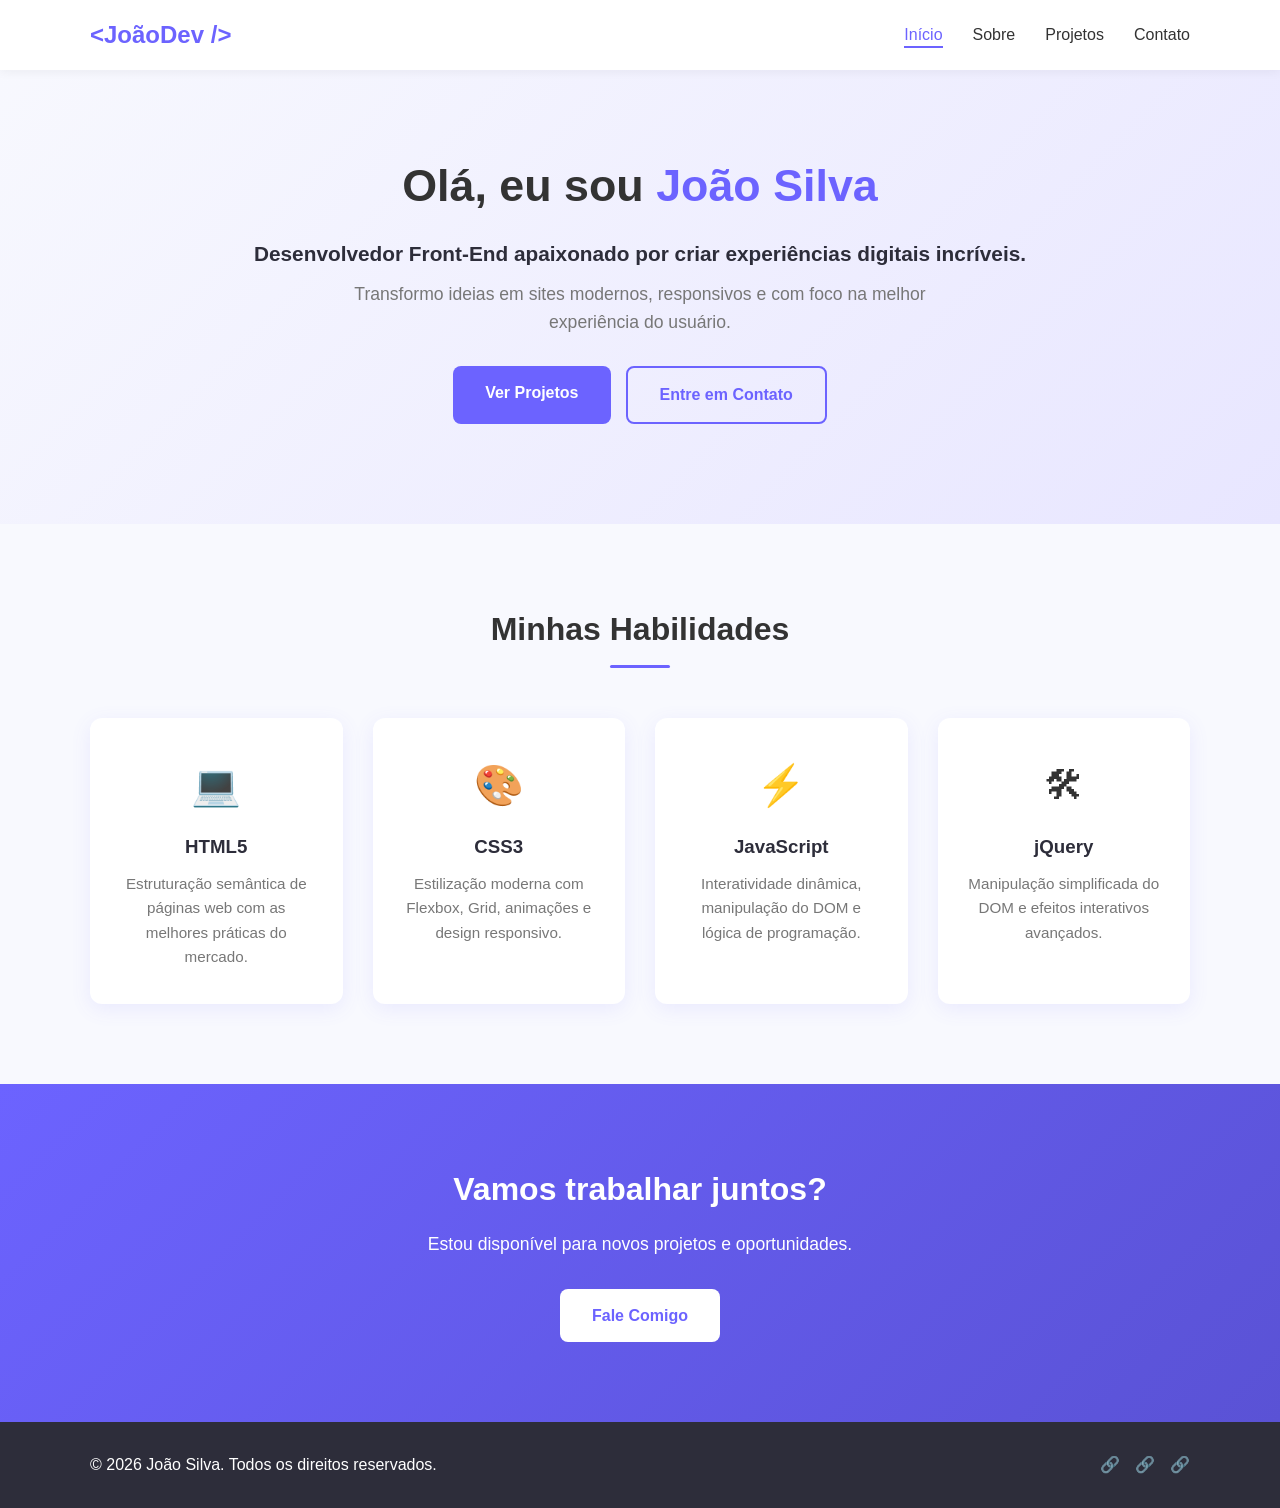
<file: index.html>
<!DOCTYPE html>
<html lang="pt-BR">
<head>
    <meta charset="UTF-8">
    <meta name="viewport" content="width=device-width, initial-scale=1.0">
    <meta name="description" content="Portfolio pessoal de desenvolvedor front-end, especializado em criação de sites modernos e responsivos.">
    <meta name="keywords" content="desenvolvedor, front-end, portfolio, web, HTML, CSS, JavaScript">
    <meta name="author" content="João Silva">
    <meta property="og:title" content="João Silva - Desenvolvedor Front-End">
    <meta property="og:description" content="Portfolio pessoal com projetos web modernos e responsivos.">
    <meta property="og:type" content="website">
    <title>João Silva - Desenvolvedor Front-End</title>
    <link rel="stylesheet" href="css/style.css">
    <link rel="icon" href="data:image/svg+xml,<svg xmlns='http://www.w3.org/2000/svg' viewBox='0 0 100 100'><text y='.9em' font-size='90'>&#128187;</text></svg>">
</head>
<body>
    <header>
        <nav class="navbar">
            <div class="container">
                <a href="index.html" class="logo">&lt;JoãoDev /&gt;</a>
                <button class="menu-toggle" aria-label="Abrir menu">&#9776;</button>
                <ul class="nav-menu">
                    <li><a href="index.html" class="active">Início</a></li>
                    <li><a href="sobre.html">Sobre</a></li>
                    <li><a href="projetos.html">Projetos</a></li>
                    <li><a href="contato.html">Contato</a></li>
                </ul>
            </div>
        </nav>
    </header>

    <main>
        <section class="hero">
            <div class="container">
                <div class="hero-content fade-in">
                    <h1>Olá, eu sou <span class="highlight">João Silva</span></h1>
                    <p class="hero-subtitle">Desenvolvedor Front-End apaixonado por criar experiências digitais incríveis.</p>
                    <p class="hero-desc">Transformo ideias em sites modernos, responsivos e com foco na melhor experiência do usuário.</p>
                    <div class="hero-buttons">
                        <a href="projetos.html" class="btn btn-primary">Ver Projetos</a>
                        <a href="contato.html" class="btn btn-secondary">Entre em Contato</a>
                    </div>
                </div>
            </div>
        </section>

        <section class="skills">
            <div class="container">
                <h2 class="section-title fade-in">Minhas Habilidades</h2>
                <div class="skills-grid">
                    <div class="skill-card fade-in">
                        <div class="skill-icon">&#128187;</div>
                        <h3>HTML5</h3>
                        <p>Estruturação semântica de páginas web com as melhores práticas do mercado.</p>
                    </div>
                    <div class="skill-card fade-in">
                        <div class="skill-icon">&#127912;</div>
                        <h3>CSS3</h3>
                        <p>Estilização moderna com Flexbox, Grid, animações e design responsivo.</p>
                    </div>
                    <div class="skill-card fade-in">
                        <div class="skill-icon">&#9889;</div>
                        <h3>JavaScript</h3>
                        <p>Interatividade dinâmica, manipulação do DOM e lógica de programação.</p>
                    </div>
                    <div class="skill-card fade-in">
                        <div class="skill-icon">&#128736;</div>
                        <h3>jQuery</h3>
                        <p>Manipulação simplificada do DOM e efeitos interativos avançados.</p>
                    </div>
                </div>
            </div>
        </section>

        <section class="cta">
            <div class="container">
                <h2 class="fade-in">Vamos trabalhar juntos?</h2>
                <p class="fade-in">Estou disponível para novos projetos e oportunidades.</p>
                <a href="contato.html" class="btn btn-primary fade-in">Fale Comigo</a>
            </div>
        </section>
    </main>

    <footer>
        <div class="container">
            <p>&copy; 2026 João Silva. Todos os direitos reservados.</p>
            <div class="social-links">
                <a href="#" aria-label="GitHub">&#128279;</a>
                <a href="#" aria-label="LinkedIn">&#128279;</a>
                <a href="#" aria-label="Instagram">&#128279;</a>
            </div>
        </div>
    </footer>

    <button id="scrollTop" title="Voltar ao topo">&#8593;</button>

    <script src="https://code.jquery.com/jquery-3.7.1.min.js"></script>
    <script src="js/script.js"></script>
</body>
</html>
</file>
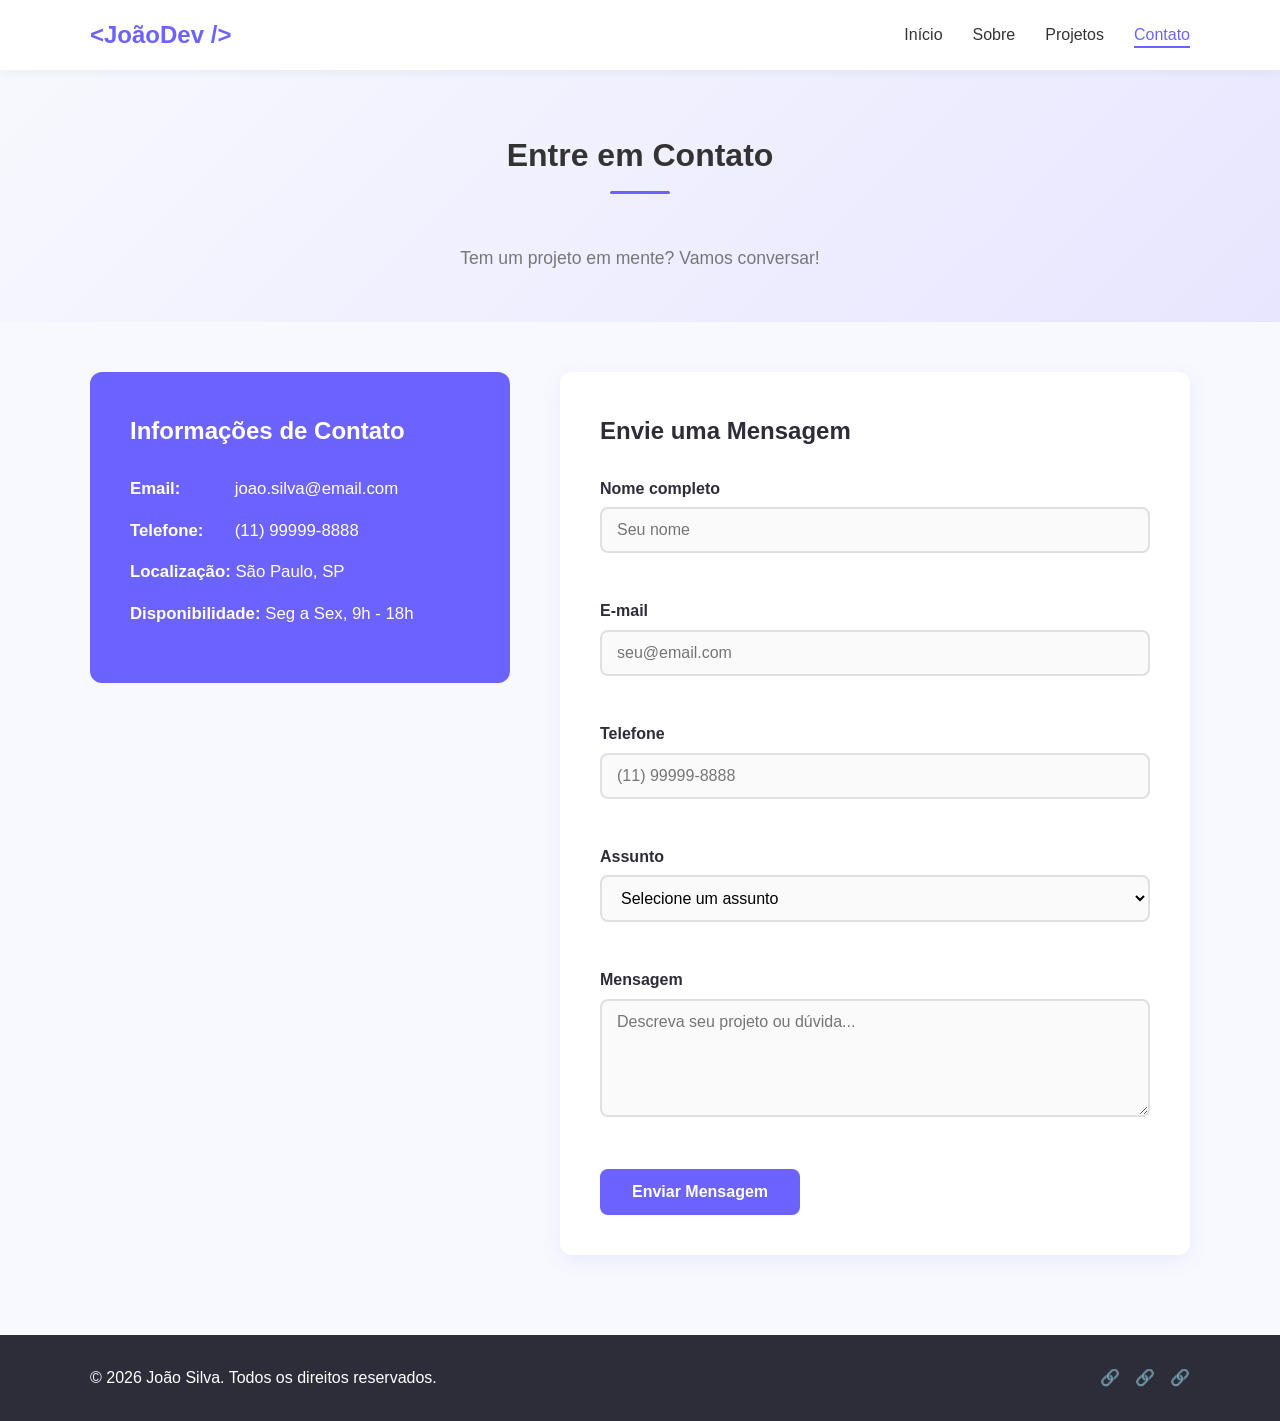
<file: contato.html>
<!DOCTYPE html>
<html lang="pt-BR">
<head>
    <meta charset="UTF-8">
    <meta name="viewport" content="width=device-width, initial-scale=1.0">
    <meta name="description" content="Entre em contato com João Silva para orçamentos, parcerias ou dúvidas sobre desenvolvimento web.">
    <meta name="keywords" content="contato, desenvolvedor, orçamento, site, web">
    <meta name="author" content="João Silva">
    <title>Contato - João Silva</title>
    <link rel="stylesheet" href="css/style.css">
    <link rel="icon" href="data:image/svg+xml,<svg xmlns='http://www.w3.org/2000/svg' viewBox='0 0 100 100'><text y='.9em' font-size='90'>&#128187;</text></svg>">
</head>
<body>
    <header>
        <nav class="navbar">
            <div class="container">
                <a href="index.html" class="logo">&lt;JoãoDev /&gt;</a>
                <button class="menu-toggle" aria-label="Abrir menu">&#9776;</button>
                <ul class="nav-menu">
                    <li><a href="index.html">Início</a></li>
                    <li><a href="sobre.html">Sobre</a></li>
                    <li><a href="projetos.html">Projetos</a></li>
                    <li><a href="contato.html" class="active">Contato</a></li>
                </ul>
            </div>
        </nav>
    </header>

    <main>
        <section class="page-header">
            <div class="container">
                <h1 class="fade-in">Entre em Contato</h1>
                <p class="fade-in">Tem um projeto em mente? Vamos conversar!</p>
            </div>
        </section>

        <section class="contact">
            <div class="container">
                <div class="contact-wrapper fade-in">
                    <div class="contact-info">
                        <h2>Informações de Contato</h2>
                        <p><strong>Email:</strong> joao.silva@email.com</p>
                        <p><strong>Telefone:</strong> (11) 99999-8888</p>
                        <p><strong>Localização:</strong> São Paulo, SP</p>
                        <p><strong>Disponibilidade:</strong> Seg a Sex, 9h - 18h</p>
                    </div>

                    <form id="contactForm" class="contact-form" novalidate>
                        <h2>Envie uma Mensagem</h2>

                        <div class="form-group">
                            <label for="nome">Nome completo</label>
                            <input type="text" id="nome" name="nome" placeholder="Seu nome" required>
                            <span class="error-msg"></span>
                        </div>

                        <div class="form-group">
                            <label for="email">E-mail</label>
                            <input type="email" id="email" name="email" placeholder="seu@email.com" required>
                            <span class="error-msg"></span>
                        </div>

                        <div class="form-group">
                            <label for="telefone">Telefone</label>
                            <input type="tel" id="telefone" name="telefone" placeholder="(11) 99999-8888">
                            <span class="error-msg"></span>
                        </div>

                        <div class="form-group">
                            <label for="assunto">Assunto</label>
                            <select id="assunto" name="assunto" required>
                                <option value="">Selecione um assunto</option>
                                <option value="orcamento">Orçamento</option>
                                <option value="parceria">Parceria</option>
                                <option value="suporte">Suporte</option>
                                <option value="outro">Outro</option>
                            </select>
                            <span class="error-msg"></span>
                        </div>

                        <div class="form-group">
                            <label for="mensagem">Mensagem</label>
                            <textarea id="mensagem" name="mensagem" rows="5" placeholder="Descreva seu projeto ou dúvida..." required></textarea>
                            <span class="error-msg"></span>
                        </div>

                        <button type="submit" class="btn btn-primary">Enviar Mensagem</button>
                    </form>
                </div>
            </div>
        </section>
    </main>

    <footer>
        <div class="container">
            <p>&copy; 2026 João Silva. Todos os direitos reservados.</p>
            <div class="social-links">
                <a href="#" aria-label="GitHub">&#128279;</a>
                <a href="#" aria-label="LinkedIn">&#128279;</a>
                <a href="#" aria-label="Instagram">&#128279;</a>
            </div>
        </div>
    </footer>

    <button id="scrollTop" title="Voltar ao topo">&#8593;</button>

    <script src="https://code.jquery.com/jquery-3.7.1.min.js"></script>
    <script src="js/script.js"></script>
</body>
</html>
</file>
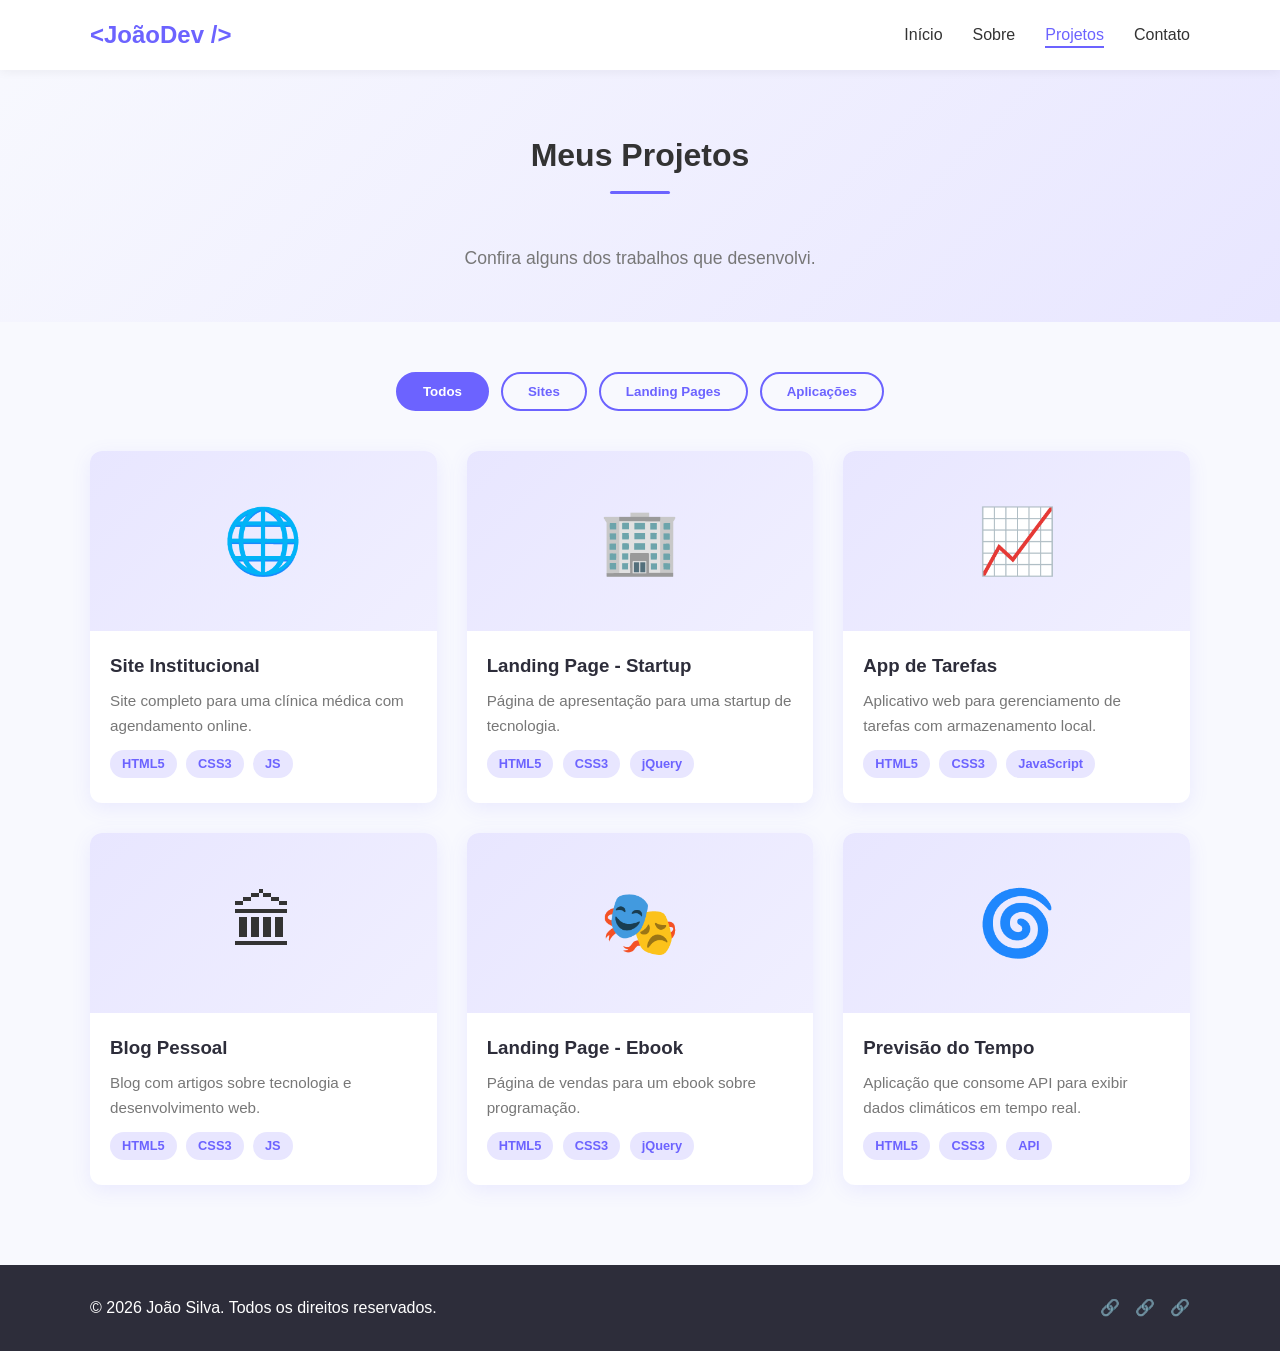
<file: projetos.html>
<!DOCTYPE html>
<html lang="pt-BR">
<head>
    <meta charset="UTF-8">
    <meta name="viewport" content="width=device-width, initial-scale=1.0">
    <meta name="description" content="Veja os projetos desenvolvidos por João Silva, incluindo sites, landing pages e aplicações web.">
    <meta name="keywords" content="projetos, portfólio, sites, web, desenvolvimento">
    <meta name="author" content="João Silva">
    <title>Projetos - João Silva</title>
    <link rel="stylesheet" href="css/style.css">
    <link rel="icon" href="data:image/svg+xml,<svg xmlns='http://www.w3.org/2000/svg' viewBox='0 0 100 100'><text y='.9em' font-size='90'>&#128187;</text></svg>">
</head>
<body>
    <header>
        <nav class="navbar">
            <div class="container">
                <a href="index.html" class="logo">&lt;JoãoDev /&gt;</a>
                <button class="menu-toggle" aria-label="Abrir menu">&#9776;</button>
                <ul class="nav-menu">
                    <li><a href="index.html">Início</a></li>
                    <li><a href="sobre.html">Sobre</a></li>
                    <li><a href="projetos.html" class="active">Projetos</a></li>
                    <li><a href="contato.html">Contato</a></li>
                </ul>
            </div>
        </nav>
    </header>

    <main>
        <section class="page-header">
            <div class="container">
                <h1 class="fade-in">Meus Projetos</h1>
                <p class="fade-in">Confira alguns dos trabalhos que desenvolvi.</p>
            </div>
        </section>

        <section class="projects">
            <div class="container">
                <div class="filter-buttons fade-in">
                    <button class="filter-btn active" data-filter="all">Todos</button>
                    <button class="filter-btn" data-filter="sites">Sites</button>
                    <button class="filter-btn" data-filter="landing">Landing Pages</button>
                    <button class="filter-btn" data-filter="aplicacoes">Aplicações</button>
                </div>

                <div class="projects-grid">
                    <div class="project-card fade-in" data-category="sites">
                        <div class="project-img">&#127760;</div>
                        <div class="project-info">
                            <h3>Site Institucional</h3>
                            <p>Site completo para uma clínica médica com agendamento online.</p>
                            <span class="tag">HTML5</span>
                            <span class="tag">CSS3</span>
                            <span class="tag">JS</span>
                        </div>
                    </div>

                    <div class="project-card fade-in" data-category="landing">
                        <div class="project-img">&#127970;</div>
                        <div class="project-info">
                            <h3>Landing Page - Startup</h3>
                            <p>Página de apresentação para uma startup de tecnologia.</p>
                            <span class="tag">HTML5</span>
                            <span class="tag">CSS3</span>
                            <span class="tag">jQuery</span>
                        </div>
                    </div>

                    <div class="project-card fade-in" data-category="aplicacoes">
                        <div class="project-img">&#128200;</div>
                        <div class="project-info">
                            <h3>App de Tarefas</h3>
                            <p>Aplicativo web para gerenciamento de tarefas com armazenamento local.</p>
                            <span class="tag">HTML5</span>
                            <span class="tag">CSS3</span>
                            <span class="tag">JavaScript</span>
                        </div>
                    </div>

                    <div class="project-card fade-in" data-category="sites">
                        <div class="project-img">&#127963;</div>
                        <div class="project-info">
                            <h3>Blog Pessoal</h3>
                            <p>Blog com artigos sobre tecnologia e desenvolvimento web.</p>
                            <span class="tag">HTML5</span>
                            <span class="tag">CSS3</span>
                            <span class="tag">JS</span>
                        </div>
                    </div>

                    <div class="project-card fade-in" data-category="landing">
                        <div class="project-img">&#127917;</div>
                        <div class="project-info">
                            <h3>Landing Page - Ebook</h3>
                            <p>Página de vendas para um ebook sobre programação.</p>
                            <span class="tag">HTML5</span>
                            <span class="tag">CSS3</span>
                            <span class="tag">jQuery</span>
                        </div>
                    </div>

                    <div class="project-card fade-in" data-category="aplicacoes">
                        <div class="project-img">&#127744;</div>
                        <div class="project-info">
                            <h3>Previsão do Tempo</h3>
                            <p>Aplicação que consome API para exibir dados climáticos em tempo real.</p>
                            <span class="tag">HTML5</span>
                            <span class="tag">CSS3</span>
                            <span class="tag">API</span>
                        </div>
                    </div>
                </div>
            </div>
        </section>
    </main>

    <footer>
        <div class="container">
            <p>&copy; 2026 João Silva. Todos os direitos reservados.</p>
            <div class="social-links">
                <a href="#" aria-label="GitHub">&#128279;</a>
                <a href="#" aria-label="LinkedIn">&#128279;</a>
                <a href="#" aria-label="Instagram">&#128279;</a>
            </div>
        </div>
    </footer>

    <button id="scrollTop" title="Voltar ao topo">&#8593;</button>

    <script src="https://code.jquery.com/jquery-3.7.1.min.js"></script>
    <script src="js/script.js"></script>
</body>
</html>
</file>
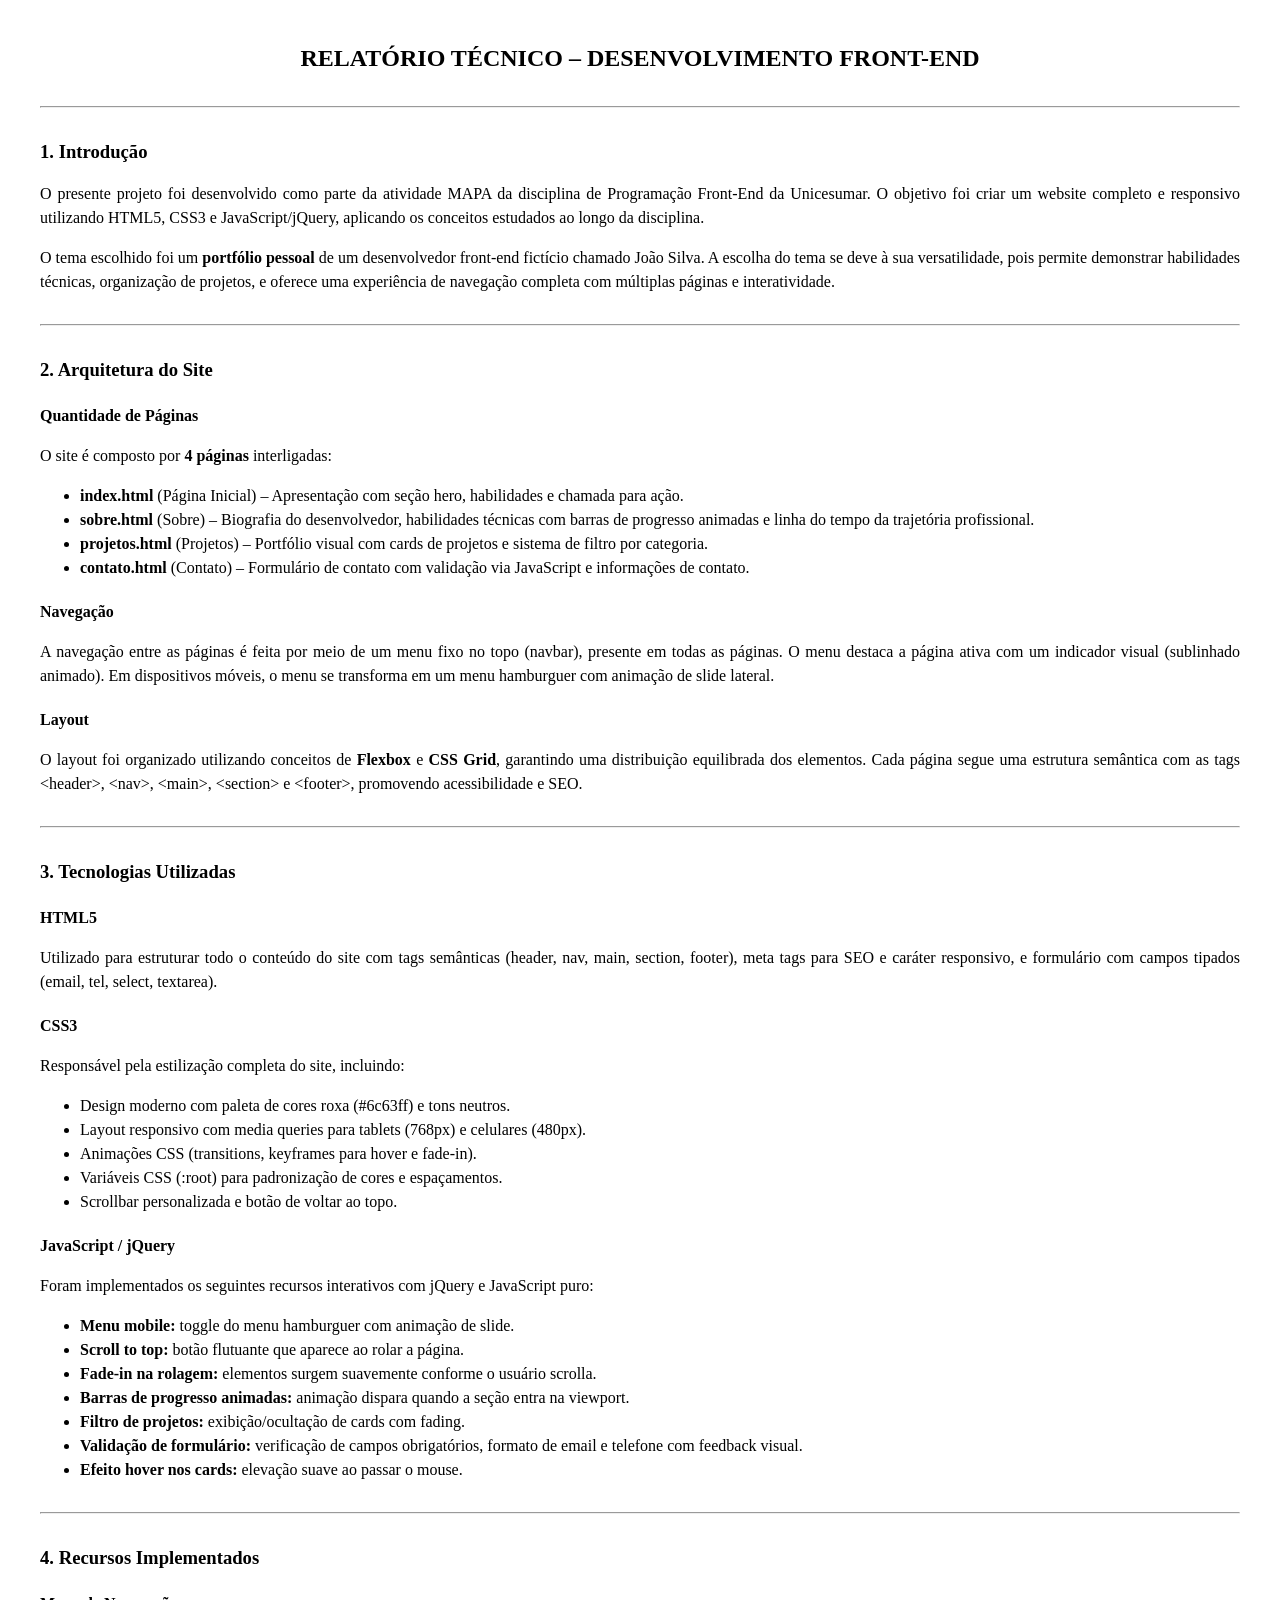
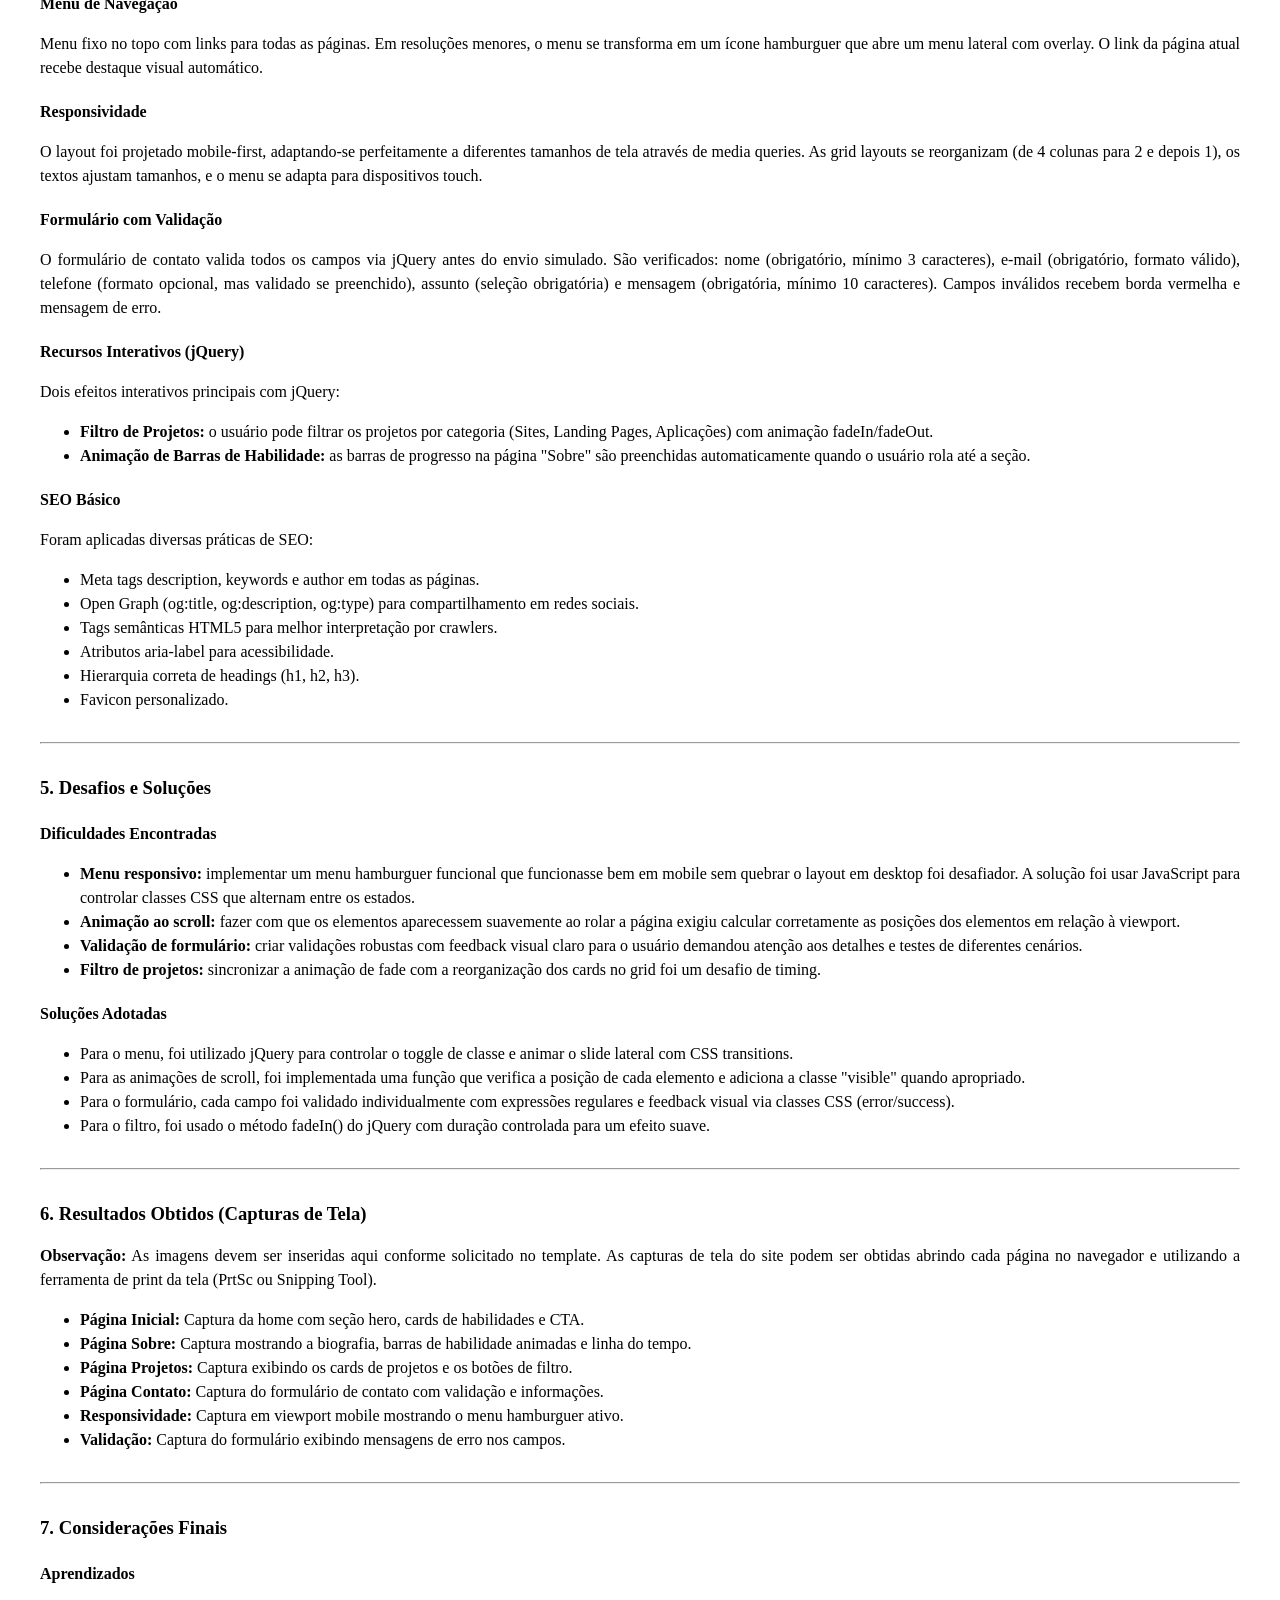
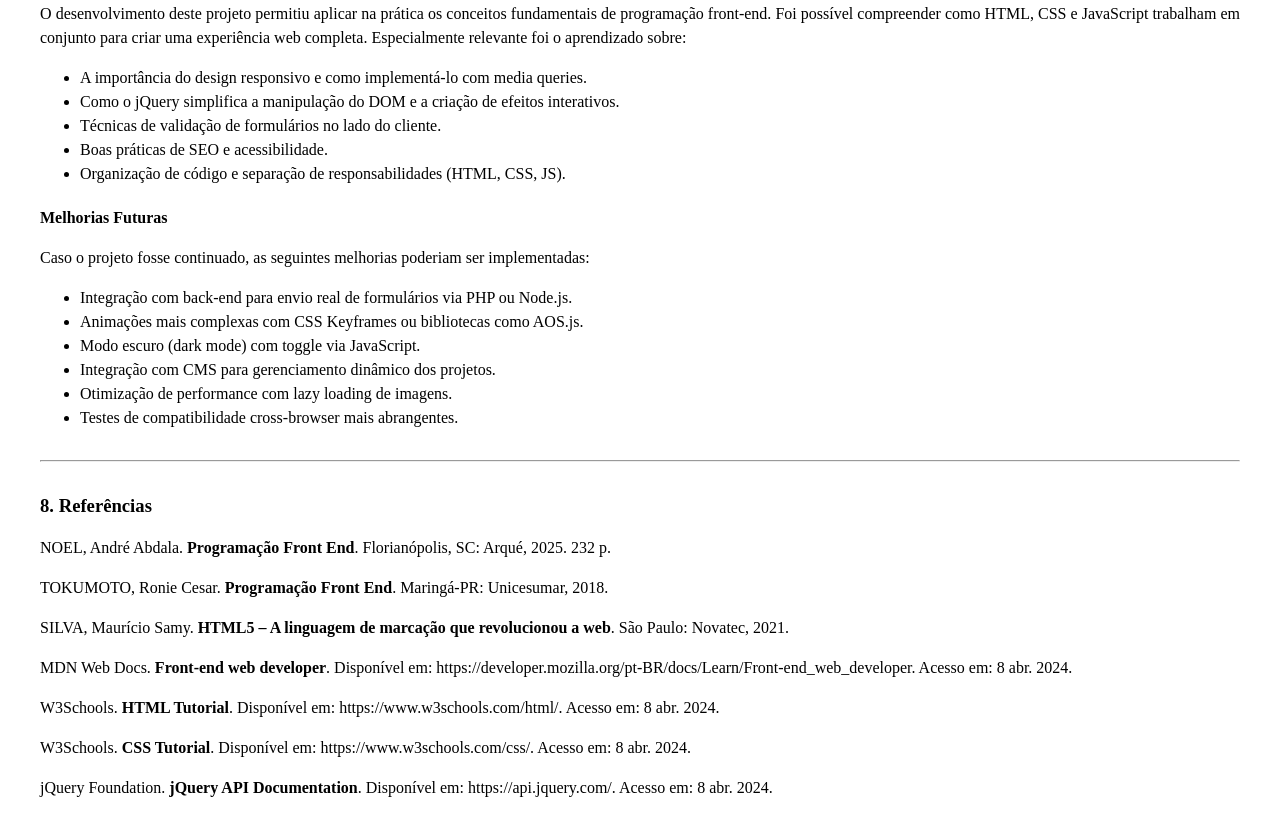
<file: relatorio.html>
<!DOCTYPE html>
<html lang="pt-BR">
<head>
    <meta charset="UTF-8">
    <title>Relatório Técnico - MAPA Front-End</title>
    <style>
        body { font-family: 'Times New Roman', Times, serif; font-size: 12pt; line-height: 1.5; text-align: justify; margin: 40px; }
        h1 { font-size: 18pt; text-align: center; margin-bottom: 30px; }
        h2 { font-size: 14pt; margin-top: 30px; margin-bottom: 15px; }
        h3 { font-size: 12pt; margin-top: 20px; }
        p { margin-bottom: 10px; }
        ul { margin-bottom: 10px; }
        .center { text-align: center; }
        .bold { font-weight: bold; }
        hr { margin: 30px 0; }
    </style>
</head>
<body>

<h1>RELATÓRIO TÉCNICO – DESENVOLVIMENTO FRONT-END</h1>

<hr>

<h2>1. Introdução</h2>

<p>O presente projeto foi desenvolvido como parte da atividade MAPA da disciplina de Programação Front-End da Unicesumar. O objetivo foi criar um website completo e responsivo utilizando HTML5, CSS3 e JavaScript/jQuery, aplicando os conceitos estudados ao longo da disciplina.</p>

<p>O tema escolhido foi um <strong>portfólio pessoal</strong> de um desenvolvedor front-end fictício chamado João Silva. A escolha do tema se deve à sua versatilidade, pois permite demonstrar habilidades técnicas, organização de projetos, e oferece uma experiência de navegação completa com múltiplas páginas e interatividade.</p>

<hr>

<h2>2. Arquitetura do Site</h2>

<h3>Quantidade de Páginas</h3>
<p>O site é composto por <strong>4 páginas</strong> interligadas:</p>
<ul>
    <li><strong>index.html</strong> (Página Inicial) – Apresentação com seção hero, habilidades e chamada para ação.</li>
    <li><strong>sobre.html</strong> (Sobre) – Biografia do desenvolvedor, habilidades técnicas com barras de progresso animadas e linha do tempo da trajetória profissional.</li>
    <li><strong>projetos.html</strong> (Projetos) – Portfólio visual com cards de projetos e sistema de filtro por categoria.</li>
    <li><strong>contato.html</strong> (Contato) – Formulário de contato com validação via JavaScript e informações de contato.</li>
</ul>

<h3>Navegação</h3>
<p>A navegação entre as páginas é feita por meio de um menu fixo no topo (navbar), presente em todas as páginas. O menu destaca a página ativa com um indicador visual (sublinhado animado). Em dispositivos móveis, o menu se transforma em um menu hamburguer com animação de slide lateral.</p>

<h3>Layout</h3>
<p>O layout foi organizado utilizando conceitos de <strong>Flexbox</strong> e <strong>CSS Grid</strong>, garantindo uma distribuição equilibrada dos elementos. Cada página segue uma estrutura semântica com as tags &lt;header&gt;, &lt;nav&gt;, &lt;main&gt;, &lt;section&gt; e &lt;footer&gt;, promovendo acessibilidade e SEO.</p>

<hr>

<h2>3. Tecnologias Utilizadas</h2>

<h3>HTML5</h3>
<p>Utilizado para estruturar todo o conteúdo do site com tags semânticas (header, nav, main, section, footer), meta tags para SEO e caráter responsivo, e formulário com campos tipados (email, tel, select, textarea).</p>

<h3>CSS3</h3>
<p>Responsável pela estilização completa do site, incluindo:</p>
<ul>
    <li>Design moderno com paleta de cores roxa (#6c63ff) e tons neutros.</li>
    <li>Layout responsivo com media queries para tablets (768px) e celulares (480px).</li>
    <li>Animações CSS (transitions, keyframes para hover e fade-in).</li>
    <li>Variáveis CSS (:root) para padronização de cores e espaçamentos.</li>
    <li>Scrollbar personalizada e botão de voltar ao topo.</li>
</ul>

<h3>JavaScript / jQuery</h3>
<p>Foram implementados os seguintes recursos interativos com jQuery e JavaScript puro:</p>
<ul>
    <li><strong>Menu mobile:</strong> toggle do menu hamburguer com animação de slide.</li>
    <li><strong>Scroll to top:</strong> botão flutuante que aparece ao rolar a página.</li>
    <li><strong>Fade-in na rolagem:</strong> elementos surgem suavemente conforme o usuário scrolla.</li>
    <li><strong>Barras de progresso animadas:</strong> animação dispara quando a seção entra na viewport.</li>
    <li><strong>Filtro de projetos:</strong> exibição/ocultação de cards com fading.</li>
    <li><strong>Validação de formulário:</strong> verificação de campos obrigatórios, formato de email e telefone com feedback visual.</li>
    <li><strong>Efeito hover nos cards:</strong> elevação suave ao passar o mouse.</li>
</ul>

<hr>

<h2>4. Recursos Implementados</h2>

<h3>Menu de Navegação</h3>
<p>Menu fixo no topo com links para todas as páginas. Em resoluções menores, o menu se transforma em um ícone hamburguer que abre um menu lateral com overlay. O link da página atual recebe destaque visual automático.</p>

<h3>Responsividade</h3>
<p>O layout foi projetado mobile-first, adaptando-se perfeitamente a diferentes tamanhos de tela através de media queries. As grid layouts se reorganizam (de 4 colunas para 2 e depois 1), os textos ajustam tamanhos, e o menu se adapta para dispositivos touch.</p>

<h3>Formulário com Validação</h3>
<p>O formulário de contato valida todos os campos via jQuery antes do envio simulado. São verificados: nome (obrigatório, mínimo 3 caracteres), e-mail (obrigatório, formato válido), telefone (formato opcional, mas validado se preenchido), assunto (seleção obrigatória) e mensagem (obrigatória, mínimo 10 caracteres). Campos inválidos recebem borda vermelha e mensagem de erro.</p>

<h3>Recursos Interativos (jQuery)</h3>
<p>Dois efeitos interativos principais com jQuery:</p>
<ul>
    <li><strong>Filtro de Projetos:</strong> o usuário pode filtrar os projetos por categoria (Sites, Landing Pages, Aplicações) com animação fadeIn/fadeOut.</li>
    <li><strong>Animação de Barras de Habilidade:</strong> as barras de progresso na página "Sobre" são preenchidas automaticamente quando o usuário rola até a seção.</li>
</ul>

<h3>SEO Básico</h3>
<p>Foram aplicadas diversas práticas de SEO:</p>
<ul>
    <li>Meta tags description, keywords e author em todas as páginas.</li>
    <li>Open Graph (og:title, og:description, og:type) para compartilhamento em redes sociais.</li>
    <li>Tags semânticas HTML5 para melhor interpretação por crawlers.</li>
    <li>Atributos aria-label para acessibilidade.</li>
    <li>Hierarquia correta de headings (h1, h2, h3).</li>
    <li>Favicon personalizado.</li>
</ul>

<hr>

<h2>5. Desafios e Soluções</h2>

<h3>Dificuldades Encontradas</h3>
<ul>
    <li><strong>Menu responsivo:</strong> implementar um menu hamburguer funcional que funcionasse bem em mobile sem quebrar o layout em desktop foi desafiador. A solução foi usar JavaScript para controlar classes CSS que alternam entre os estados.</li>
    <li><strong>Animação ao scroll:</strong> fazer com que os elementos aparecessem suavemente ao rolar a página exigiu calcular corretamente as posições dos elementos em relação à viewport.</li>
    <li><strong>Validação de formulário:</strong> criar validações robustas com feedback visual claro para o usuário demandou atenção aos detalhes e testes de diferentes cenários.</li>
    <li><strong>Filtro de projetos:</strong> sincronizar a animação de fade com a reorganização dos cards no grid foi um desafio de timing.</li>
</ul>

<h3>Soluções Adotadas</h3>
<ul>
    <li>Para o menu, foi utilizado jQuery para controlar o toggle de classe e animar o slide lateral com CSS transitions.</li>
    <li>Para as animações de scroll, foi implementada uma função que verifica a posição de cada elemento e adiciona a classe "visible" quando apropriado.</li>
    <li>Para o formulário, cada campo foi validado individualmente com expressões regulares e feedback visual via classes CSS (error/success).</li>
    <li>Para o filtro, foi usado o método fadeIn() do jQuery com duração controlada para um efeito suave.</li>
</ul>

<hr>

<h2>6. Resultados Obtidos (Capturas de Tela)</h2>

<p><strong>Observação:</strong> As imagens devem ser inseridas aqui conforme solicitado no template. As capturas de tela do site podem ser obtidas abrindo cada página no navegador e utilizando a ferramenta de print da tela (PrtSc ou Snipping Tool).</p>

<ul>
    <li><strong>Página Inicial:</strong> Captura da home com seção hero, cards de habilidades e CTA.</li>
    <li><strong>Página Sobre:</strong> Captura mostrando a biografia, barras de habilidade animadas e linha do tempo.</li>
    <li><strong>Página Projetos:</strong> Captura exibindo os cards de projetos e os botões de filtro.</li>
    <li><strong>Página Contato:</strong> Captura do formulário de contato com validação e informações.</li>
    <li><strong>Responsividade:</strong> Captura em viewport mobile mostrando o menu hamburguer ativo.</li>
    <li><strong>Validação:</strong> Captura do formulário exibindo mensagens de erro nos campos.</li>
</ul>

<hr>

<h2>7. Considerações Finais</h2>

<h3>Aprendizados</h3>
<p>O desenvolvimento deste projeto permitiu aplicar na prática os conceitos fundamentais de programação front-end. Foi possível compreender como HTML, CSS e JavaScript trabalham em conjunto para criar uma experiência web completa. Especialmente relevante foi o aprendizado sobre:</p>
<ul>
    <li>A importância do design responsivo e como implementá-lo com media queries.</li>
    <li>Como o jQuery simplifica a manipulação do DOM e a criação de efeitos interativos.</li>
    <li>Técnicas de validação de formulários no lado do cliente.</li>
    <li>Boas práticas de SEO e acessibilidade.</li>
    <li>Organização de código e separação de responsabilidades (HTML, CSS, JS).</li>
</ul>

<h3>Melhorias Futuras</h3>
<p>Caso o projeto fosse continuado, as seguintes melhorias poderiam ser implementadas:</p>
<ul>
    <li>Integração com back-end para envio real de formulários via PHP ou Node.js.</li>
    <li>Animações mais complexas com CSS Keyframes ou bibliotecas como AOS.js.</li>
    <li>Modo escuro (dark mode) com toggle via JavaScript.</li>
    <li>Integração com CMS para gerenciamento dinâmico dos projetos.</li>
    <li>Otimização de performance com lazy loading de imagens.</li>
    <li>Testes de compatibilidade cross-browser mais abrangentes.</li>
</ul>

<hr>

<h2>8. Referências</h2>

<p>NOEL, André Abdala. <strong>Programação Front End</strong>. Florianópolis, SC: Arqué, 2025. 232 p.</p>

<p>TOKUMOTO, Ronie Cesar. <strong>Programação Front End</strong>. Maringá-PR: Unicesumar, 2018.</p>

<p>SILVA, Maurício Samy. <strong>HTML5 – A linguagem de marcação que revolucionou a web</strong>. São Paulo: Novatec, 2021.</p>

<p>MDN Web Docs. <strong>Front-end web developer</strong>. Disponível em: https://developer.mozilla.org/pt-BR/docs/Learn/Front-end_web_developer. Acesso em: 8 abr. 2024.</p>

<p>W3Schools. <strong>HTML Tutorial</strong>. Disponível em: https://www.w3schools.com/html/. Acesso em: 8 abr. 2024.</p>

<p>W3Schools. <strong>CSS Tutorial</strong>. Disponível em: https://www.w3schools.com/css/. Acesso em: 8 abr. 2024.</p>

<p>jQuery Foundation. <strong>jQuery API Documentation</strong>. Disponível em: https://api.jquery.com/. Acesso em: 8 abr. 2024.</p>

</body>
</html>
</file>
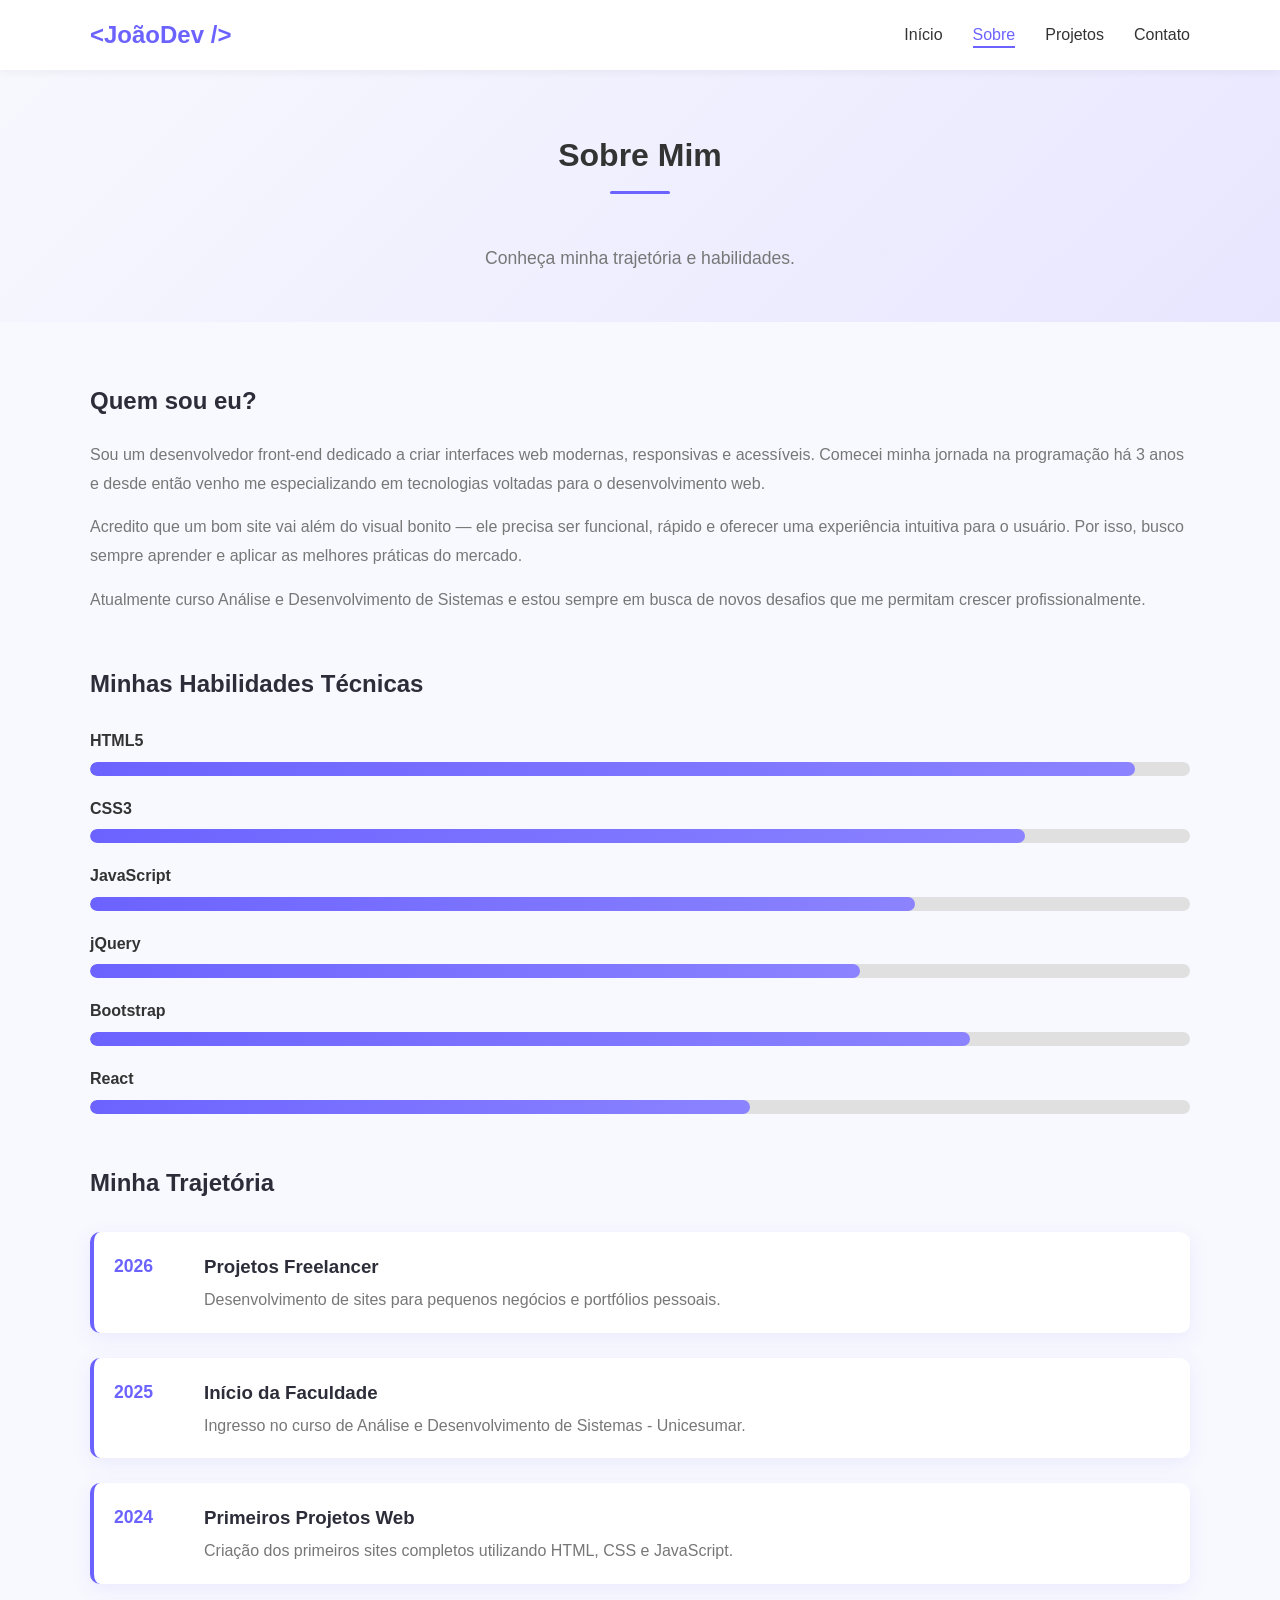
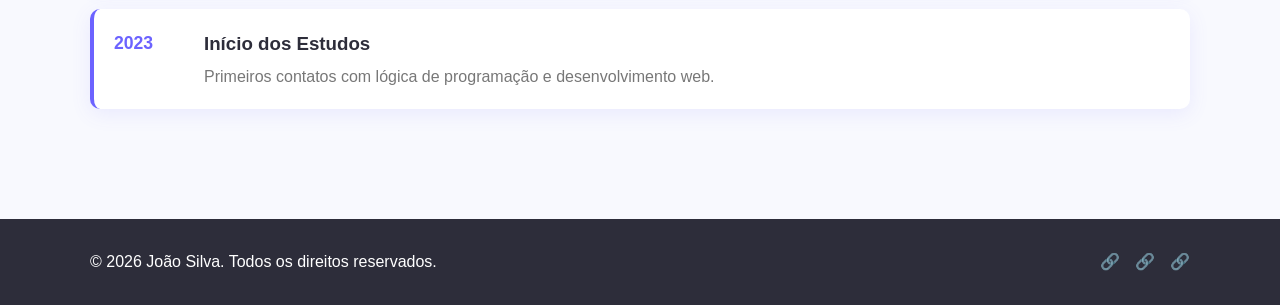
<file: sobre.html>
<!DOCTYPE html>
<html lang="pt-BR">
<head>
    <meta charset="UTF-8">
    <meta name="viewport" content="width=device-width, initial-scale=1.0">
    <meta name="description" content="Conheça mais sobre João Silva, desenvolvedor front-end com experiência em projetos web.">
    <meta name="keywords" content="sobre, desenvolvedor, front-end, experiência, habilidades">
    <meta name="author" content="João Silva">
    <title>Sobre - João Silva</title>
    <link rel="stylesheet" href="css/style.css">
    <link rel="icon" href="data:image/svg+xml,<svg xmlns='http://www.w3.org/2000/svg' viewBox='0 0 100 100'><text y='.9em' font-size='90'>&#128187;</text></svg>">
</head>
<body>
    <header>
        <nav class="navbar">
            <div class="container">
                <a href="index.html" class="logo">&lt;JoãoDev /&gt;</a>
                <button class="menu-toggle" aria-label="Abrir menu">&#9776;</button>
                <ul class="nav-menu">
                    <li><a href="index.html">Início</a></li>
                    <li><a href="sobre.html" class="active">Sobre</a></li>
                    <li><a href="projetos.html">Projetos</a></li>
                    <li><a href="contato.html">Contato</a></li>
                </ul>
            </div>
        </nav>
    </header>

    <main>
        <section class="page-header">
            <div class="container">
                <h1 class="fade-in">Sobre Mim</h1>
                <p class="fade-in">Conheça minha trajetória e habilidades.</p>
            </div>
        </section>

        <section class="about">
            <div class="container">
                <div class="about-content fade-in">
                    <div class="about-text">
                        <h2>Quem sou eu?</h2>
                        <p>Sou um desenvolvedor front-end dedicado a criar interfaces web modernas, responsivas e acessíveis. Comecei minha jornada na programação há 3 anos e desde então venho me especializando em tecnologias voltadas para o desenvolvimento web.</p>
                        <p>Acredito que um bom site vai além do visual bonito — ele precisa ser funcional, rápido e oferecer uma experiência intuitiva para o usuário. Por isso, busco sempre aprender e aplicar as melhores práticas do mercado.</p>
                        <p>Atualmente curso Análise e Desenvolvimento de Sistemas e estou sempre em busca de novos desafios que me permitam crescer profissionalmente.</p>
                    </div>
                </div>

                <div class="skills-bars fade-in">
                    <h2>Minhas Habilidades Técnicas</h2>

                    <div class="skill-bar-item">
                        <span>HTML5</span>
                        <div class="bar"><div class="fill" data-width="95" style="width: 0;"></div></div>
                    </div>

                    <div class="skill-bar-item">
                        <span>CSS3</span>
                        <div class="bar"><div class="fill" data-width="85" style="width: 0;"></div></div>
                    </div>

                    <div class="skill-bar-item">
                        <span>JavaScript</span>
                        <div class="bar"><div class="fill" data-width="75" style="width: 0;"></div></div>
                    </div>

                    <div class="skill-bar-item">
                        <span>jQuery</span>
                        <div class="bar"><div class="fill" data-width="70" style="width: 0;"></div></div>
                    </div>

                    <div class="skill-bar-item">
                        <span>Bootstrap</span>
                        <div class="bar"><div class="fill" data-width="80" style="width: 0;"></div></div>
                    </div>

                    <div class="skill-bar-item">
                        <span>React</span>
                        <div class="bar"><div class="fill" data-width="60" style="width: 0;"></div></div>
                    </div>
                </div>

                <div class="timeline fade-in">
                    <h2>Minha Trajetória</h2>
                    <div class="timeline-item">
                        <div class="timeline-year">2026</div>
                        <div class="timeline-desc">
                            <h3>Projetos Freelancer</h3>
                            <p>Desenvolvimento de sites para pequenos negócios e portfólios pessoais.</p>
                        </div>
                    </div>
                    <div class="timeline-item">
                        <div class="timeline-year">2025</div>
                        <div class="timeline-desc">
                            <h3>Início da Faculdade</h3>
                            <p>Ingresso no curso de Análise e Desenvolvimento de Sistemas - Unicesumar.</p>
                        </div>
                    </div>
                    <div class="timeline-item">
                        <div class="timeline-year">2024</div>
                        <div class="timeline-desc">
                            <h3>Primeiros Projetos Web</h3>
                            <p>Criação dos primeiros sites completos utilizando HTML, CSS e JavaScript.</p>
                        </div>
                    </div>
                    <div class="timeline-item">
                        <div class="timeline-year">2023</div>
                        <div class="timeline-desc">
                            <h3>Início dos Estudos</h3>
                            <p>Primeiros contatos com lógica de programação e desenvolvimento web.</p>
                        </div>
                    </div>
                </div>
            </div>
        </section>
    </main>

    <footer>
        <div class="container">
            <p>&copy; 2026 João Silva. Todos os direitos reservados.</p>
            <div class="social-links">
                <a href="#" aria-label="GitHub">&#128279;</a>
                <a href="#" aria-label="LinkedIn">&#128279;</a>
                <a href="#" aria-label="Instagram">&#128279;</a>
            </div>
        </div>
    </footer>

    <button id="scrollTop" title="Voltar ao topo">&#8593;</button>

    <script src="https://code.jquery.com/jquery-3.7.1.min.js"></script>
    <script src="js/script.js"></script>
</body>
</html>
</file>
<file: css/style.css>
* {
    margin: 0;
    padding: 0;
    box-sizing: border-box;
}

:root {
    --primary: #6c63ff;
    --primary-dark: #5a52d5;
    --secondary: #2d2d3a;
    --bg: #f8f9fe;
    --white: #ffffff;
    --text: #333;
    --text-light: #777;
    --shadow: 0 5px 20px rgba(108, 99, 255, 0.1);
    --transition: 0.3s ease;
}

html {
    scroll-behavior: smooth;
}

body {
    font-family: 'Segoe UI', Tahoma, Geneva, Verdana, sans-serif;
    color: var(--text);
    background: var(--bg);
    line-height: 1.6;
}

.container {
    max-width: 1140px;
    margin: 0 auto;
    padding: 0 20px;
}

a {
    text-decoration: none;
    color: inherit;
}

ul {
    list-style: none;
}

/* Header & Nav */
header {
    background: var(--white);
    box-shadow: 0 2px 10px rgba(0, 0, 0, 0.05);
    position: fixed;
    top: 0;
    left: 0;
    width: 100%;
    z-index: 1000;
}

.navbar .container {
    display: flex;
    justify-content: space-between;
    align-items: center;
    height: 70px;
}

.logo {
    font-size: 1.5rem;
    font-weight: 700;
    color: var(--primary);
}

.nav-menu {
    display: flex;
    gap: 30px;
}

.nav-menu a {
    font-weight: 500;
    transition: color var(--transition);
    position: relative;
}

.nav-menu a::after {
    content: '';
    position: absolute;
    bottom: -5px;
    left: 0;
    width: 0;
    height: 2px;
    background: var(--primary);
    transition: width var(--transition);
}

.nav-menu a:hover,
.nav-menu a.active {
    color: var(--primary);
}

.nav-menu a:hover::after,
.nav-menu a.active::after {
    width: 100%;
}

.menu-toggle {
    display: none;
    background: none;
    border: none;
    font-size: 1.8rem;
    cursor: pointer;
    color: var(--primary);
}

/* Hero */
.hero {
    padding: 150px 0 100px;
    background: linear-gradient(135deg, var(--bg) 0%, #e8e6ff 100%);
    text-align: center;
}

.hero-content h1 {
    font-size: 2.8rem;
    margin-bottom: 15px;
}

.highlight {
    color: var(--primary);
}

.hero-subtitle {
    font-size: 1.3rem;
    color: var(--secondary);
    margin-bottom: 10px;
    font-weight: 600;
}

.hero-desc {
    max-width: 600px;
    margin: 0 auto 30px;
    color: var(--text-light);
    font-size: 1.1rem;
}

.hero-buttons {
    display: flex;
    gap: 15px;
    justify-content: center;
    flex-wrap: wrap;
}

/* Buttons */
.btn {
    display: inline-block;
    padding: 14px 32px;
    border-radius: 8px;
    font-weight: 600;
    font-size: 1rem;
    transition: all var(--transition);
    border: none;
    cursor: pointer;
}

.btn-primary {
    background: var(--primary);
    color: var(--white);
}

.btn-primary:hover {
    background: var(--primary-dark);
    transform: translateY(-2px);
    box-shadow: 0 7px 20px rgba(108, 99, 255, 0.3);
}

.btn-secondary {
    background: transparent;
    color: var(--primary);
    border: 2px solid var(--primary);
}

.btn-secondary:hover {
    background: var(--primary);
    color: var(--white);
    transform: translateY(-2px);
}

/* Skills Section */
.skills {
    padding: 80px 0;
}

.section-title,
.page-header h1 {
    font-size: 2rem;
    text-align: center;
    margin-bottom: 50px;
    position: relative;
}

.section-title::after,
.page-header h1::after {
    content: '';
    display: block;
    width: 60px;
    height: 3px;
    background: var(--primary);
    margin: 10px auto 0;
    border-radius: 2px;
}

.skills-grid {
    display: grid;
    grid-template-columns: repeat(auto-fit, minmax(250px, 1fr));
    gap: 30px;
}

.skill-card {
    background: var(--white);
    padding: 35px 25px;
    border-radius: 12px;
    text-align: center;
    box-shadow: var(--shadow);
    transition: transform var(--transition), box-shadow var(--transition);
}

.skill-card:hover {
    transform: translateY(-8px);
    box-shadow: 0 12px 30px rgba(108, 99, 255, 0.15);
}

.skill-icon {
    font-size: 2.5rem;
    margin-bottom: 15px;
}

.skill-card h3 {
    margin-bottom: 10px;
    color: var(--secondary);
}

.skill-card p {
    color: var(--text-light);
    font-size: 0.95rem;
}

/* CTA */
.cta {
    padding: 80px 0;
    background: linear-gradient(135deg, var(--primary) 0%, var(--primary-dark) 100%);
    text-align: center;
    color: var(--white);
}

.cta h2 {
    font-size: 2rem;
    margin-bottom: 15px;
}

.cta p {
    margin-bottom: 30px;
    font-size: 1.1rem;
    opacity: 0.9;
}

.cta .btn-primary {
    background: var(--white);
    color: var(--primary);
}

.cta .btn-primary:hover {
    background: #f0f0f0;
    box-shadow: 0 7px 20px rgba(0, 0, 0, 0.2);
}

/* Page Header */
.page-header {
    padding: 130px 0 50px;
    text-align: center;
    background: linear-gradient(135deg, var(--bg) 0%, #e8e6ff 100%);
}

.page-header p {
    color: var(--text-light);
    font-size: 1.1rem;
    max-width: 500px;
    margin: 0 auto;
}

/* About Page */
.about {
    padding: 60px 0;
}

.about-content {
    margin-bottom: 50px;
}

.about-text h2 {
    margin-bottom: 20px;
    color: var(--secondary);
}

.about-text p {
    margin-bottom: 15px;
    color: var(--text-light);
    line-height: 1.8;
}

/* Skill Bars */
.skills-bars {
    margin-bottom: 50px;
}

.skills-bars h2 {
    margin-bottom: 25px;
    color: var(--secondary);
}

.skill-bar-item {
    margin-bottom: 20px;
}

.skill-bar-item span {
    display: block;
    margin-bottom: 8px;
    font-weight: 600;
}

.bar {
    height: 14px;
    background: #e0e0e0;
    border-radius: 7px;
    overflow: hidden;
}

.fill {
    height: 100%;
    background: linear-gradient(90deg, var(--primary), #8b83ff);
    border-radius: 7px;
    transition: width 1.5s ease;
}

/* Timeline */
.timeline {
    margin-bottom: 50px;
}

.timeline h2 {
    margin-bottom: 30px;
    color: var(--secondary);
}

.timeline-item {
    display: flex;
    gap: 20px;
    margin-bottom: 25px;
    padding: 20px;
    background: var(--white);
    border-radius: 10px;
    box-shadow: var(--shadow);
    border-left: 4px solid var(--primary);
    transition: transform var(--transition);
}

.timeline-item:hover {
    transform: translateX(8px);
}

.timeline-year {
    min-width: 70px;
    font-weight: 700;
    color: var(--primary);
    font-size: 1.1rem;
}

.timeline-desc h3 {
    margin-bottom: 5px;
    color: var(--secondary);
}

.timeline-desc p {
    color: var(--text-light);
}

/* Projects Page */
.projects {
    padding: 50px 0 80px;
}

.filter-buttons {
    display: flex;
    justify-content: center;
    gap: 12px;
    margin-bottom: 40px;
    flex-wrap: wrap;
}

.filter-btn {
    padding: 10px 25px;
    border: 2px solid var(--primary);
    background: transparent;
    color: var(--primary);
    border-radius: 25px;
    cursor: pointer;
    font-weight: 600;
    transition: all var(--transition);
}

.filter-btn:hover,
.filter-btn.active {
    background: var(--primary);
    color: var(--white);
}

.projects-grid {
    display: grid;
    grid-template-columns: repeat(auto-fit, minmax(300px, 1fr));
    gap: 30px;
}

.project-card {
    background: var(--white);
    border-radius: 12px;
    overflow: hidden;
    box-shadow: var(--shadow);
    transition: transform var(--transition), box-shadow var(--transition);
}

.project-card:hover {
    transform: translateY(-8px);
    box-shadow: 0 12px 30px rgba(108, 99, 255, 0.15);
}

.project-img {
    height: 180px;
    display: flex;
    align-items: center;
    justify-content: center;
    font-size: 4rem;
    background: linear-gradient(135deg, #e8e6ff, #f0efff);
}

.project-info {
    padding: 20px;
}

.project-info h3 {
    margin-bottom: 8px;
    color: var(--secondary);
}

.project-info p {
    color: var(--text-light);
    font-size: 0.95rem;
    margin-bottom: 12px;
}

.tag {
    display: inline-block;
    padding: 4px 12px;
    background: #e8e6ff;
    color: var(--primary);
    border-radius: 15px;
    font-size: 0.8rem;
    font-weight: 600;
    margin-right: 5px;
    margin-bottom: 5px;
}

/* Contact Page */
.contact {
    padding: 50px 0 80px;
}

.contact-wrapper {
    display: grid;
    grid-template-columns: 1fr 1.5fr;
    gap: 50px;
    align-items: start;
}

.contact-info {
    background: var(--primary);
    color: var(--white);
    padding: 40px;
    border-radius: 12px;
}

.contact-info h2 {
    margin-bottom: 25px;
    font-size: 1.5rem;
}

.contact-info p {
    margin-bottom: 15px;
    font-size: 1.05rem;
}

.contact-info p strong {
    display: inline-block;
    min-width: 100px;
}

.contact-form {
    background: var(--white);
    padding: 40px;
    border-radius: 12px;
    box-shadow: var(--shadow);
}

.contact-form h2 {
    margin-bottom: 25px;
    color: var(--secondary);
}

.form-group {
    margin-bottom: 20px;
}

.form-group label {
    display: block;
    margin-bottom: 6px;
    font-weight: 600;
    color: var(--secondary);
}

.form-group input,
.form-group select,
.form-group textarea {
    width: 100%;
    padding: 12px 15px;
    border: 2px solid #e0e0e0;
    border-radius: 8px;
    font-size: 1rem;
    font-family: inherit;
    transition: border-color var(--transition);
    background: #fafafa;
}

.form-group input:focus,
.form-group select:focus,
.form-group textarea:focus {
    outline: none;
    border-color: var(--primary);
    background: var(--white);
}

.form-group .error-msg {
    color: #e74c3c;
    font-size: 0.85rem;
    margin-top: 5px;
    display: block;
    min-height: 20px;
}

.form-group.error input,
.form-group.error select,
.form-group.error textarea {
    border-color: #e74c3c;
}

.form-group.success input,
.form-group.success select,
.form-group.success textarea {
    border-color: #2ecc71;
}

/* Footer */
footer {
    background: var(--secondary);
    color: var(--white);
    padding: 30px 0;
    text-align: center;
}

footer .container {
    display: flex;
    justify-content: space-between;
    align-items: center;
    flex-wrap: wrap;
    gap: 15px;
}

.social-links {
    display: flex;
    gap: 15px;
}

.social-links a {
    color: var(--white);
    opacity: 0.7;
    transition: opacity var(--transition);
}

.social-links a:hover {
    opacity: 1;
}

/* Scroll to Top */
#scrollTop {
    position: fixed;
    bottom: 30px;
    right: 30px;
    width: 45px;
    height: 45px;
    border-radius: 50%;
    background: var(--primary);
    color: var(--white);
    border: none;
    font-size: 1.3rem;
    cursor: pointer;
    opacity: 0;
    visibility: hidden;
    transition: all var(--transition);
    box-shadow: 0 5px 15px rgba(108, 99, 255, 0.3);
    z-index: 999;
}

#scrollTop.show {
    opacity: 1;
    visibility: visible;
}

#scrollTop:hover {
    background: var(--primary-dark);
    transform: translateY(-3px);
}

/* Animations */
.fade-in {
    opacity: 0;
    transform: translateY(30px);
    transition: opacity 0.8s ease, transform 0.8s ease;
}

.fade-in.visible {
    opacity: 1;
    transform: translateY(0);
}

/* Responsive */
@media (max-width: 992px) {
    .contact-wrapper {
        grid-template-columns: 1fr;
    }
}

@media (max-width: 768px) {
    .menu-toggle {
        display: block;
        z-index: 1001;
    }

    .nav-menu {
        position: fixed;
        top: 0;
        right: -100%;
        width: 70%;
        max-width: 300px;
        height: 100vh;
        background: var(--white);
        flex-direction: column;
        justify-content: center;
        align-items: center;
        gap: 40px;
        box-shadow: -5px 0 20px rgba(0, 0, 0, 0.1);
        transition: right 0.4s ease;
    }

    .nav-menu.active {
        right: 0;
    }

    .hero-content h1 {
        font-size: 2rem;
    }

    .hero-subtitle {
        font-size: 1.1rem;
    }

    .page-header h1 {
        font-size: 1.8rem;
    }

    .skills-grid {
        grid-template-columns: 1fr 1fr;
    }

    .projects-grid {
        grid-template-columns: 1fr;
    }

    .timeline-item {
        flex-direction: column;
        gap: 10px;
    }

    footer .container {
        flex-direction: column;
    }
}

@media (max-width: 480px) {
    .hero {
        padding: 120px 0 60px;
    }

    .hero-content h1 {
        font-size: 1.6rem;
    }

    .skills-grid {
        grid-template-columns: 1fr;
    }

    .filter-buttons {
        flex-direction: column;
        align-items: center;
    }

    .contact-form {
        padding: 25px;
    }

    .contact-info {
        padding: 25px;
    }

    .btn {
        padding: 12px 24px;
        font-size: 0.9rem;
    }
}

/* Scrollbar */
::-webkit-scrollbar {
    width: 8px;
}

::-webkit-scrollbar-track {
    background: #f1f1f1;
}

::-webkit-scrollbar-thumb {
    background: var(--primary);
    border-radius: 4px;
}
</file>
